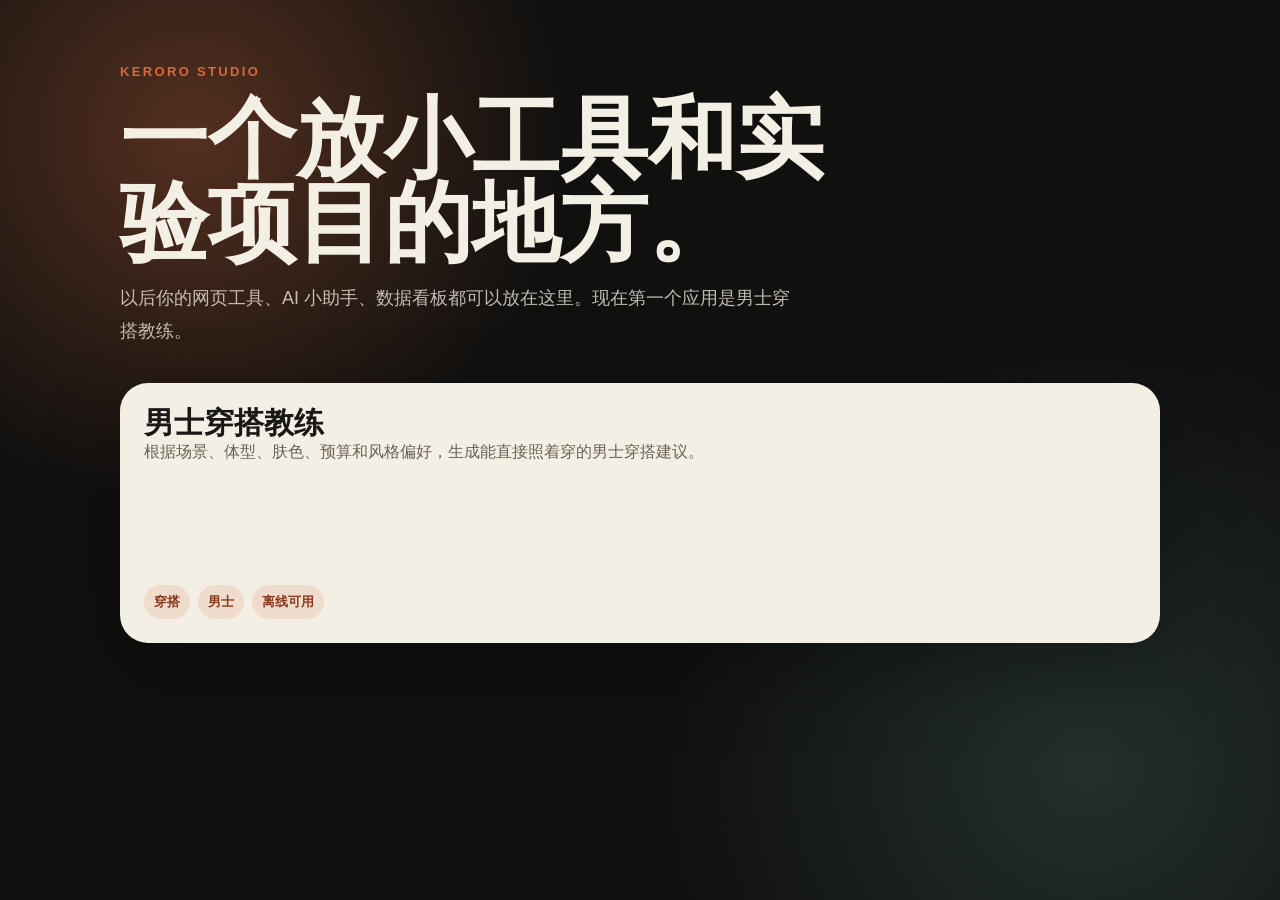
<file: index.html>
<!DOCTYPE html>
<html lang="zh-CN">
<head>
  <meta charset="UTF-8">
  <meta name="viewport" content="width=device-width, initial-scale=1.0">
  <title>Keroro Studio</title>
  <meta name="description" content="Keroro Studio 的小工具集合。">
  <style>
    :root {
      --bg: #10100f;
      --card: #f4efe4;
      --ink: #191817;
      --muted: #6a6258;
      --accent: #d36a3d;
    }

    * {
      box-sizing: border-box;
    }

    body {
      margin: 0;
      min-height: 100vh;
      font-family: "Segoe UI", "Noto Sans SC", sans-serif;
      color: var(--card);
      background:
        radial-gradient(circle at 15% 15%, rgba(211, 106, 61, 0.35), transparent 28%),
        radial-gradient(circle at 85% 85%, rgba(84, 129, 119, 0.28), transparent 32%),
        var(--bg);
    }

    main {
      width: min(1040px, calc(100% - 32px));
      margin: 0 auto;
      padding: 64px 0;
    }

    .hero {
      display: grid;
      gap: 18px;
      margin-bottom: 36px;
    }

    .eyebrow {
      margin: 0;
      text-transform: uppercase;
      letter-spacing: 0.18em;
      color: var(--accent);
      font-size: 13px;
      font-weight: 700;
    }

    h1 {
      margin: 0;
      max-width: 760px;
      font-size: clamp(42px, 8vw, 88px);
      line-height: 0.95;
    }

    .lead {
      max-width: 680px;
      margin: 0;
      color: rgba(244, 239, 228, 0.76);
      font-size: 18px;
      line-height: 1.8;
    }

    .apps {
      display: grid;
      grid-template-columns: repeat(auto-fit, minmax(260px, 1fr));
      gap: 18px;
    }

    .app-card {
      display: grid;
      gap: 16px;
      min-height: 260px;
      padding: 24px;
      border-radius: 28px;
      color: var(--ink);
      background: var(--card);
      text-decoration: none;
      box-shadow: 0 28px 80px rgba(0, 0, 0, 0.28);
      transition: transform 180ms ease, box-shadow 180ms ease;
    }

    .app-card:hover {
      transform: translateY(-4px);
      box-shadow: 0 34px 92px rgba(0, 0, 0, 0.36);
    }

    .app-card h2 {
      margin: 0;
      font-size: 30px;
      line-height: 1.05;
    }

    .app-card p {
      margin: 0;
      color: var(--muted);
      line-height: 1.7;
    }

    .tag-row {
      display: flex;
      flex-wrap: wrap;
      gap: 8px;
      align-self: end;
    }

    .tag {
      padding: 8px 10px;
      border-radius: 999px;
      background: rgba(211, 106, 61, 0.14);
      color: #8b3a20;
      font-size: 13px;
      font-weight: 700;
    }
  </style>
</head>
<body>
  <main>
    <section class="hero">
      <p class="eyebrow">Keroro Studio</p>
      <h1>一个放小工具和实验项目的地方。</h1>
      <p class="lead">以后你的网页工具、AI 小助手、数据看板都可以放在这里。现在第一个应用是男士穿搭教练。</p>
    </section>

    <section class="apps" aria-label="应用列表">
      <a class="app-card" href="./apps/mens-style-coach/">
        <div>
          <h2>男士穿搭教练</h2>
          <p>根据场景、体型、肤色、预算和风格偏好，生成能直接照着穿的男士穿搭建议。</p>
        </div>
        <div class="tag-row">
          <span class="tag">穿搭</span>
          <span class="tag">男士</span>
          <span class="tag">离线可用</span>
        </div>
      </a>
    </section>
  </main>
</body>
</html>
</file>
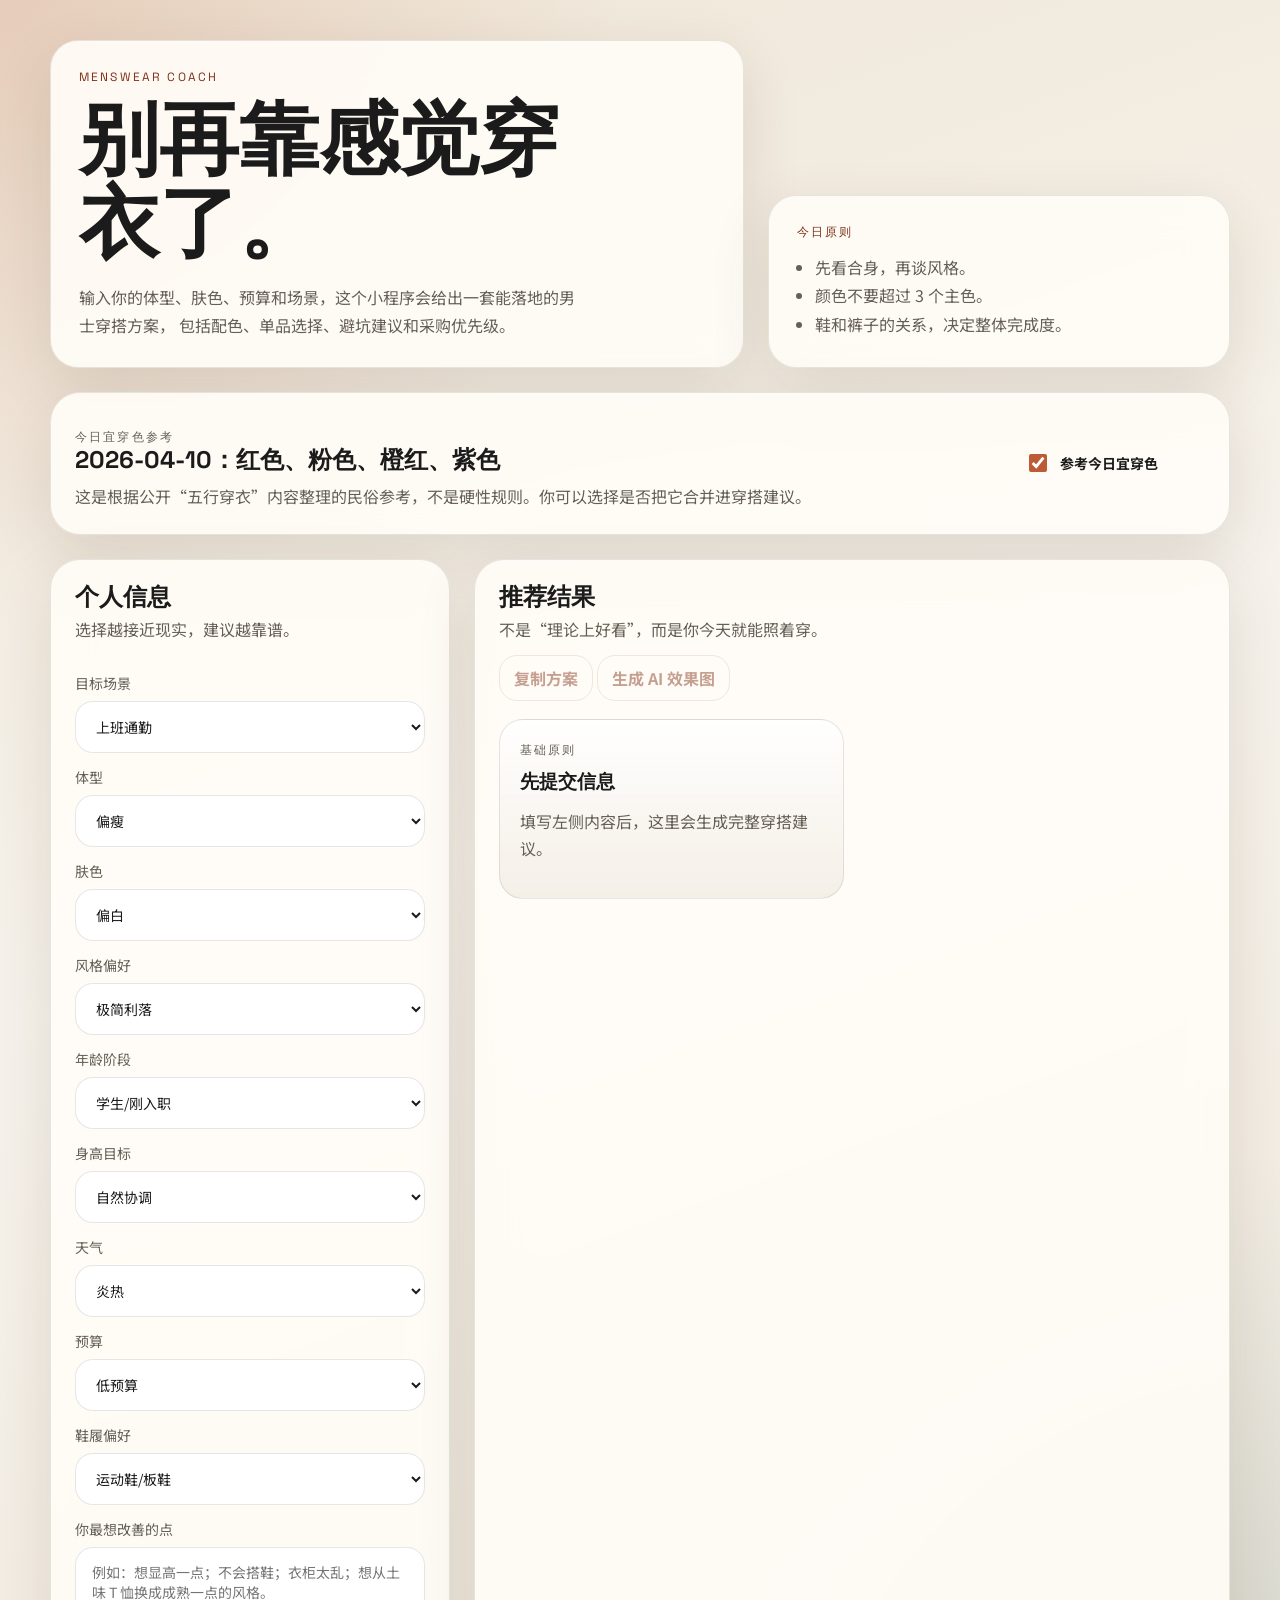
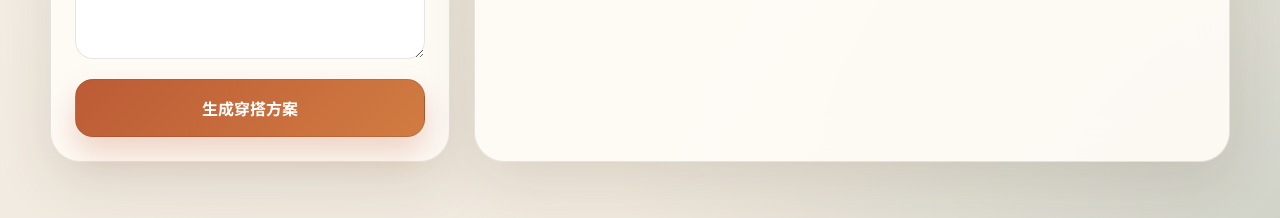
<file: apps/mens-style-coach/index.html>
<!DOCTYPE html>
<html lang="zh-CN">
<head>
  <meta charset="UTF-8">
  <meta name="viewport" content="width=device-width, initial-scale=1.0">
  <title>男士穿搭教练</title>
  <meta name="description" content="输入体型、肤色、预算和场景，快速获得靠谱的男士穿搭建议、配色方案和避坑提醒。">
  <meta name="theme-color" content="#bc5b36">
  <meta property="og:title" content="男士穿搭教练">
  <meta property="og:description" content="给男人看的实用穿搭建议，不讲空话，直接告诉你今天该怎么穿。">
  <meta property="og:type" content="website">
  <link rel="preconnect" href="https://fonts.googleapis.com">
  <link rel="preconnect" href="https://fonts.gstatic.com" crossorigin>
  <link href="https://fonts.googleapis.com/css2?family=Space+Grotesk:wght@400;500;700&family=Noto+Sans+SC:wght@400;500;700&display=swap" rel="stylesheet">
  <link rel="stylesheet" href="./styles.css">
</head>
<body>
  <main class="app-shell">
    <section class="hero">
      <div class="hero-copy">
        <p class="eyebrow">Menswear Coach</p>
        <h1>别再靠感觉穿衣了。</h1>
        <p class="lead">
          输入你的体型、肤色、预算和场景，这个小程序会给出一套能落地的男士穿搭方案，
          包括配色、单品选择、避坑建议和采购优先级。
        </p>
      </div>
      <div class="hero-card">
        <p class="card-label">今日原则</p>
        <ul>
          <li>先看合身，再谈风格。</li>
          <li>颜色不要超过 3 个主色。</li>
          <li>鞋和裤子的关系，决定整体完成度。</li>
        </ul>
      </div>
    </section>

    <section class="today-color panel">
      <div>
        <p class="result-kicker">今日宜穿色参考</p>
        <h2>2026-04-10：红色、粉色、橙红、紫色</h2>
        <p>
          这是根据公开“五行穿衣”内容整理的民俗参考，不是硬性规则。你可以选择是否把它合并进穿搭建议。
        </p>
      </div>
      <label class="check-row">
        <input type="checkbox" name="useDailyColor" form="style-form" checked>
        <span>参考今日宜穿色</span>
      </label>
    </section>

    <section class="workspace">
      <form id="style-form" class="panel form-panel">
        <div class="panel-head">
          <h2>个人信息</h2>
          <p>选择越接近现实，建议越靠谱。</p>
        </div>

        <label>
          <span>目标场景</span>
          <select name="occasion">
            <option value="office">上班通勤</option>
            <option value="date">约会</option>
            <option value="casual">日常休闲</option>
            <option value="wedding">正式场合</option>
            <option value="travel">旅行出行</option>
            <option value="night">晚上聚会</option>
          </select>
        </label>

        <label>
          <span>体型</span>
          <select name="bodyType">
            <option value="slim">偏瘦</option>
            <option value="average">标准</option>
            <option value="broad">肩宽壮实</option>
            <option value="stocky">微胖厚实</option>
          </select>
        </label>

        <label>
          <span>肤色</span>
          <select name="skinTone">
            <option value="fair">偏白</option>
            <option value="warm">暖黄</option>
            <option value="deep">偏深</option>
          </select>
        </label>

        <label>
          <span>风格偏好</span>
          <select name="styleMood">
            <option value="minimal">极简利落</option>
            <option value="smart">成熟绅雅</option>
            <option value="street">都市街头</option>
            <option value="classic">经典耐看</option>
          </select>
        </label>

        <label>
          <span>年龄阶段</span>
          <select name="ageStage">
            <option value="student">学生/刚入职</option>
            <option value="young">25-35 岁</option>
            <option value="mature">35 岁以上</option>
          </select>
        </label>

        <label>
          <span>身高目标</span>
          <select name="heightGoal">
            <option value="balanced">自然协调</option>
            <option value="taller">想显高</option>
            <option value="stronger">想显壮</option>
            <option value="leaner">想显瘦</option>
          </select>
        </label>

        <label>
          <span>天气</span>
          <select name="weather">
            <option value="hot">炎热</option>
            <option value="mild">温和</option>
            <option value="cool">偏凉</option>
            <option value="cold">寒冷</option>
          </select>
        </label>

        <label>
          <span>预算</span>
          <select name="budget">
            <option value="low">低预算</option>
            <option value="mid">中预算</option>
            <option value="high">高预算</option>
          </select>
        </label>

        <label>
          <span>鞋履偏好</span>
          <select name="shoeMood">
            <option value="sneaker">运动鞋/板鞋</option>
            <option value="loafer">乐福鞋</option>
            <option value="derby">德比鞋/皮鞋</option>
            <option value="boots">靴子</option>
          </select>
        </label>

        <label>
          <span>你最想改善的点</span>
          <textarea name="goal" rows="4" placeholder="例如：想显高一点；不会搭鞋；衣柜太乱；想从土味 T 恤换成成熟一点的风格。"></textarea>
        </label>

        <button type="submit">生成穿搭方案</button>
      </form>

      <section class="panel result-panel">
        <div class="panel-head">
          <h2>推荐结果</h2>
          <p>不是“理论上好看”，而是你今天就能照着穿。</p>
          <button id="copy-result" class="ghost-button" type="button" disabled>复制方案</button>
          <button id="generate-image" class="ghost-button" type="button" disabled>生成 AI 效果图</button>
        </div>

        <div id="result" class="result-grid">
          <article class="result-card">
            <p class="result-kicker">基础原则</p>
            <h3>先提交信息</h3>
            <p>填写左侧内容后，这里会生成完整穿搭建议。</p>
          </article>
        </div>
        <div id="image-result" class="image-result" aria-live="polite"></div>
      </section>
    </section>
  </main>

  <script src="./app.js"></script>
</body>
</html>
</file>
<file: apps/mens-style-coach/styles.css>
:root {
  --bg: #f4efe6;
  --panel: rgba(255, 252, 247, 0.92);
  --ink: #1b1b1b;
  --muted: #655f56;
  --accent: #bc5b36;
  --accent-deep: #7f3118;
  --line: rgba(27, 27, 27, 0.1);
  --shadow: 0 20px 60px rgba(62, 40, 18, 0.12);
}

* {
  box-sizing: border-box;
}

body {
  margin: 0;
  min-height: 100vh;
  font-family: "Noto Sans SC", sans-serif;
  color: var(--ink);
  background:
    radial-gradient(circle at top left, rgba(188, 91, 54, 0.18), transparent 28%),
    radial-gradient(circle at bottom right, rgba(28, 89, 92, 0.14), transparent 30%),
    linear-gradient(160deg, #efe6d7, #f6f2eb 45%, #efe7db);
}

.app-shell {
  width: min(1180px, calc(100% - 32px));
  margin: 0 auto;
  padding: 40px 0 56px;
}

.hero {
  display: grid;
  grid-template-columns: 1.5fr 1fr;
  gap: 24px;
  align-items: end;
  margin-bottom: 24px;
}

.hero-copy,
.hero-card,
.panel {
  background: var(--panel);
  border: 1px solid var(--line);
  box-shadow: var(--shadow);
  backdrop-filter: blur(18px);
}

.hero-copy,
.hero-card {
  border-radius: 28px;
  padding: 28px;
}

.eyebrow,
.card-label,
.result-kicker {
  margin: 0 0 12px;
  text-transform: uppercase;
  letter-spacing: 0.18em;
  font-size: 12px;
  font-family: "Space Grotesk", sans-serif;
  color: var(--accent-deep);
}

h1,
h2,
h3 {
  margin: 0;
  font-family: "Space Grotesk", sans-serif;
  line-height: 1.05;
}

h1 {
  font-size: clamp(40px, 7vw, 80px);
  max-width: 10ch;
}

.lead {
  max-width: 56ch;
  margin: 18px 0 0;
  color: var(--muted);
  line-height: 1.75;
}

.hero-card ul {
  margin: 0;
  padding-left: 18px;
  color: var(--muted);
  line-height: 1.8;
}

.workspace {
  display: grid;
  grid-template-columns: 400px 1fr;
  gap: 24px;
}

.today-color {
  display: grid;
  grid-template-columns: 1fr auto;
  gap: 20px;
  align-items: center;
  margin-bottom: 24px;
}

.today-color p {
  margin: 10px 0 0;
  color: var(--muted);
  line-height: 1.7;
}

.check-row {
  display: flex;
  align-items: center;
  gap: 10px;
  min-width: 180px;
  color: var(--ink);
  font-weight: 700;
}

.check-row input {
  width: 18px;
  height: 18px;
  accent-color: var(--accent);
}

.panel {
  border-radius: 30px;
  padding: 24px;
}

.panel-head {
  margin-bottom: 18px;
}

.panel-head p {
  margin: 8px 0 0;
  color: var(--muted);
}

.form-panel {
  display: grid;
  gap: 14px;
}

label {
  display: grid;
  gap: 8px;
  font-size: 14px;
  color: var(--muted);
}

select,
textarea,
button {
  width: 100%;
  border-radius: 18px;
  border: 1px solid var(--line);
  font: inherit;
}

select,
textarea {
  padding: 14px 16px;
  background: rgba(255, 255, 255, 0.9);
  color: var(--ink);
}

textarea {
  resize: vertical;
  min-height: 112px;
}

button {
  margin-top: 6px;
  padding: 16px 18px;
  background: linear-gradient(135deg, var(--accent), #d17c42);
  color: #fff;
  font-weight: 700;
  cursor: pointer;
  transition: transform 180ms ease, box-shadow 180ms ease;
  box-shadow: 0 16px 30px rgba(188, 91, 54, 0.25);
}

.ghost-button {
  width: auto;
  margin-top: 14px;
  padding: 10px 14px;
  background: transparent;
  color: var(--accent-deep);
  border: 1px solid rgba(127, 49, 24, 0.24);
  box-shadow: none;
}

.ghost-button:disabled {
  cursor: not-allowed;
  opacity: 0.45;
}

button:hover {
  transform: translateY(-2px);
}

.result-grid {
  display: grid;
  grid-template-columns: repeat(2, minmax(0, 1fr));
  gap: 16px;
}

.result-card {
  min-height: 180px;
  padding: 20px;
  border-radius: 24px;
  background: linear-gradient(180deg, rgba(255, 255, 255, 0.88), rgba(244, 238, 230, 0.95));
  border: 1px solid var(--line);
}

.result-card p,
.result-card li {
  color: var(--muted);
  line-height: 1.7;
}

.result-card ul {
  margin: 12px 0 0;
  padding-left: 18px;
}

.chips {
  display: flex;
  flex-wrap: wrap;
  gap: 8px;
  margin-top: 14px;
}

.chip {
  padding: 8px 12px;
  border-radius: 999px;
  background: rgba(188, 91, 54, 0.1);
  color: var(--accent-deep);
  font-size: 13px;
}

.result-card.featured {
  grid-column: 1 / -1;
  background:
    linear-gradient(135deg, rgba(27, 27, 27, 0.92), rgba(70, 48, 34, 0.92)),
    linear-gradient(180deg, rgba(255, 255, 255, 0.88), rgba(244, 238, 230, 0.95));
}

.result-card.featured h3,
.result-card.featured p,
.result-card.featured li,
.result-card.featured .result-kicker {
  color: #fff7ec;
}

.result-card.featured .result-kicker {
  color: #f1b38d;
}

.image-result {
  margin-top: 18px;
}

.image-result img {
  width: min(100%, 520px);
  display: block;
  border-radius: 28px;
  border: 1px solid var(--line);
  box-shadow: var(--shadow);
}

.image-note {
  padding: 16px;
  border-radius: 20px;
  background: rgba(188, 91, 54, 0.1);
  color: var(--accent-deep);
  line-height: 1.7;
}

@media (max-width: 960px) {
  .hero,
  .today-color,
  .workspace,
  .result-grid {
    grid-template-columns: 1fr;
  }

  h1 {
    max-width: none;
  }
}
</file>
